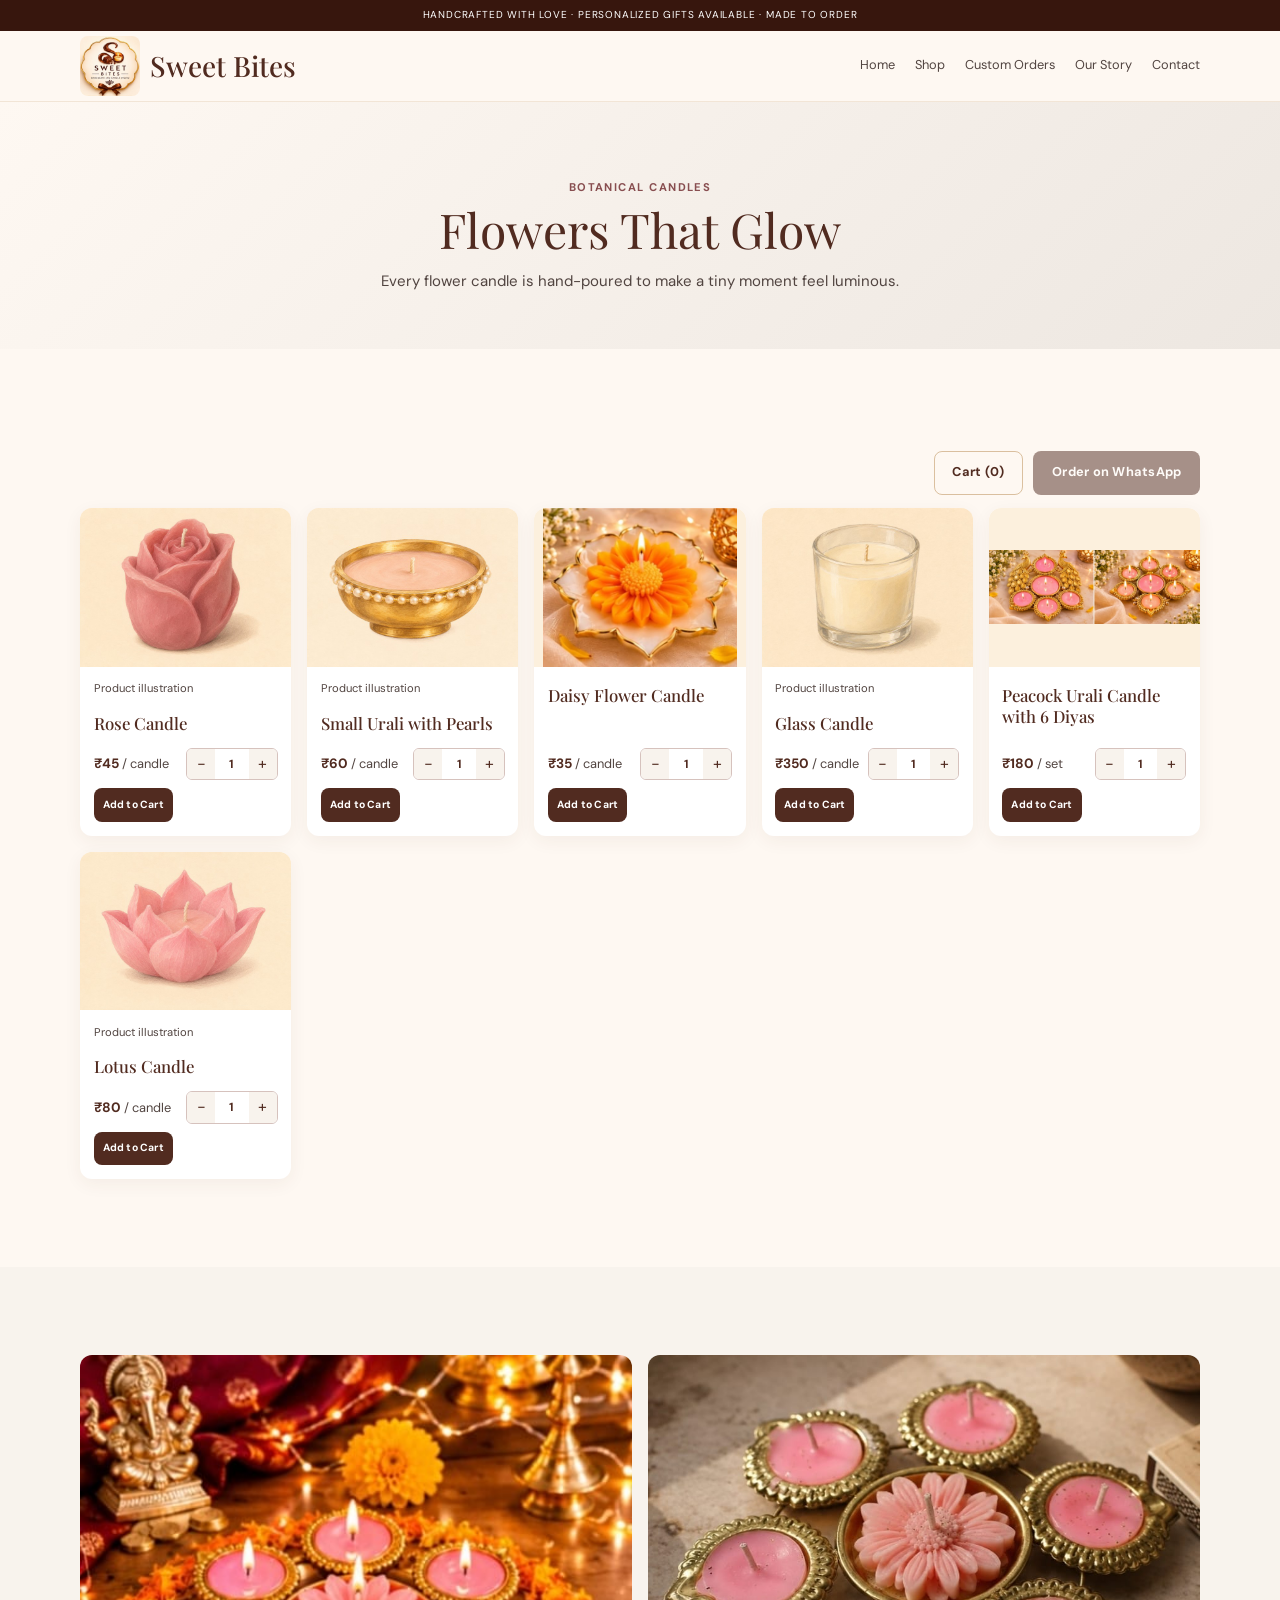
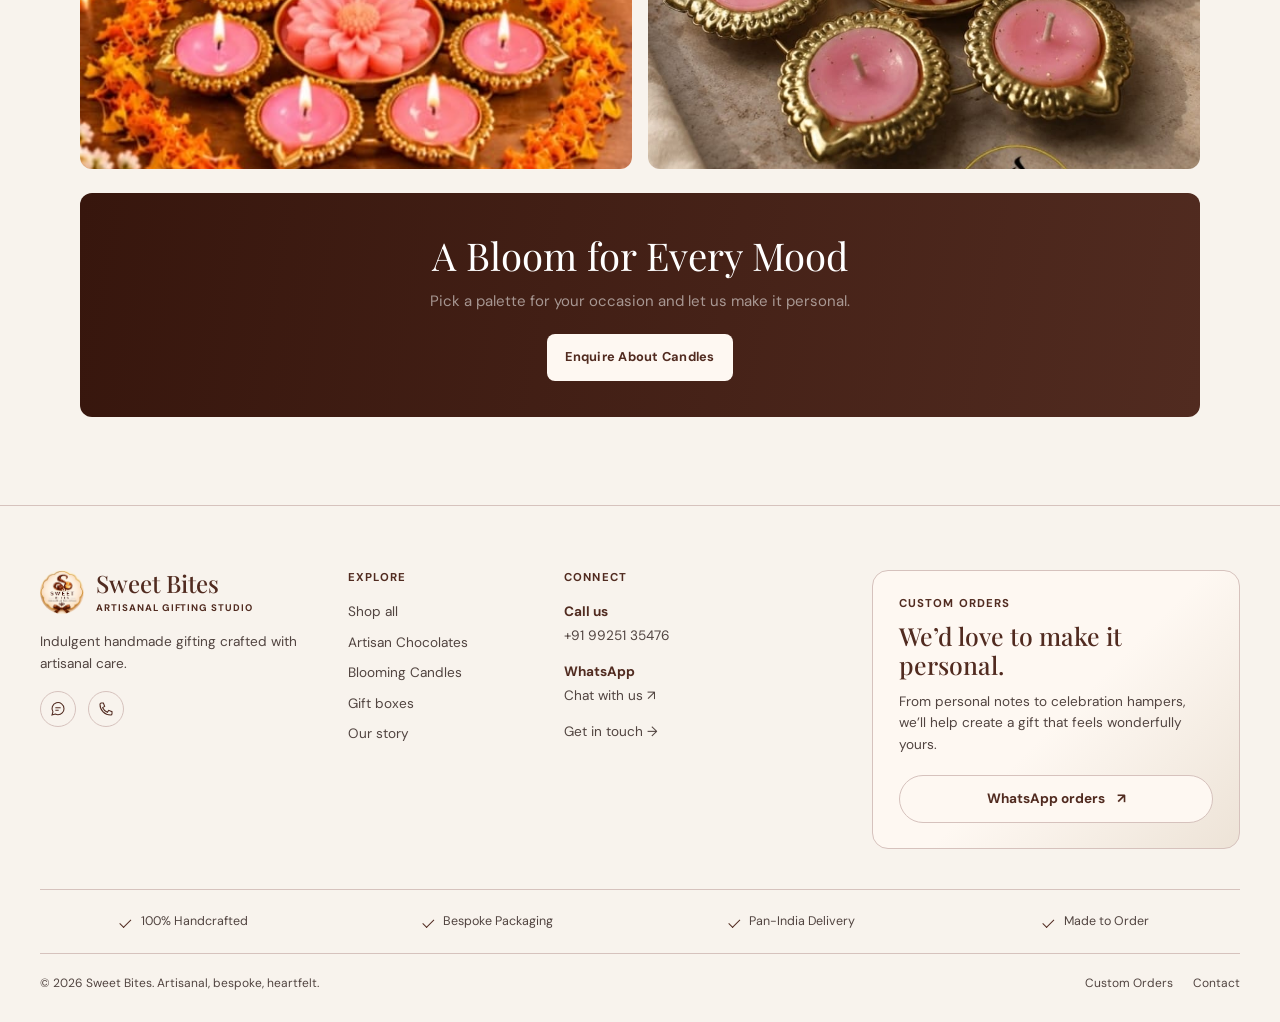
<file: public/candles.html>
<!doctype html>
<html lang="en">
  <head>
    <meta charset="utf-8" />
    <meta name="viewport" content="width=device-width,initial-scale=1" />
    <meta
      name="description"
      content="Hand-poured flower candles by Sweet Bites."
    />
    <title>Candles | Sweet Bites</title>
    <link rel="stylesheet" href="css/global.css" />
    <link rel="stylesheet" href="css/cart.css" />
    <link rel="stylesheet" href="css/candles.css" />
  </head>
  <body>
    <a class="skip" href="#main">Skip to content</a>
    <div class="topbar">
      Handcrafted with love · Personalized gifts available · Made to order
    </div>
    <header class="site-header">
      <nav class="nav" aria-label="Main navigation">
        <a class="brand" href="index.html" aria-label="Sweet Bites home">
          <img src="assets/images/sweet-bites-logo.jpg" width="60" height="60" alt="" />
          Sweet Bites
        </a>
        <div class="nav-links">
          <a href="index.html">Home</a><a href="index.html#shop">Shop</a
          ><a href="custom-orders.html">Custom Orders</a><a href="our-story.html">Our Story</a
          ><a href="index.html#contact">Contact</a>
        </div>
        <details class="nav-mobile">
          <summary>Menu</summary>
          <div class="mobile-links">
            <a href="index.html">Home</a><a href="index.html#shop">Shop</a
            ><a href="custom-orders.html">Custom Orders</a><a href="our-story.html">Our Story</a
            ><a href="index.html#contact">Contact</a>
          </div>
        </details>
      </nav>
    </header>
    <main id="main">
      <section class="page-hero">
        <div class="wrap">
          <span class="eyebrow">Botanical candles</span>
          <h1 class="title">Flowers That Glow</h1>
          <p class="intro">
            Every flower candle is hand-poured to make a tiny moment feel
            luminous.
          </p>
        </div>
      </section>
      <section class="section">
        <div class="wrap">
          <div class="product-menu" data-product-menu="candles"></div>
        </div>
      </section>
      <section class="section section--soft">
        <div class="wrap">
          <div class="candle-gallery">
            <img src="assets/images/candles/diya-arrangement.jpg" alt="Lit pink diyas surrounding a flower candle and marigolds" loading="lazy" />
            <img src="assets/images/candles/flower-urali.jpg" alt="Pink flower candle with six diyas in gold-tone holders" loading="lazy" />
          </div>
          <div class="cta">
            <h2 class="title">A Bloom for Every Mood</h2>
            <p>Pick a palette for your occasion and let us make it personal.</p>
            <a class="btn" href="index.html#contact">Enquire About Candles</a>
          </div>
        </div>
      </section>
    </main>
    <footer class="site-footer" id="footer">
      <div class="wrap">
        <div class="footer-grid">
          <div>
            <a class="footer-brand" href="index.html">
              <img src="assets/images/sweet-bites-logo.jpg" width="44" height="44" alt="" />
              <span>Sweet Bites<small>Artisanal Gifting Studio</small></span>
            </a>
            <p class="footer-copy">Indulgent handmade gifting crafted with artisanal care.</p>
            <div class="footer-icons">
              <a href="https://wa.me/919925135476" aria-label="Chat on WhatsApp">
                <svg viewBox="0 0 24 24" aria-hidden="true"><path d="M21 11.5a9 9 0 0 1-9 9 10 10 0 0 1-4-.9L3 21l1.4-4.8A9 9 0 1 1 21 11.5Z"/><path d="M8 10h8m-8 4h5"/></svg>
              </a>
              <a href="tel:+919925135476" aria-label="Call Sweet Bites">
                <svg viewBox="0 0 24 24" aria-hidden="true"><path d="m8 3 2 5-3 2a14 14 0 0 0 7 7l2-3 5 2v3a2 2 0 0 1-2 2C10 21 3 14 3 5a2 2 0 0 1 2-2Z"/></svg>
              </a>
            </div>
          </div>
          <nav class="footer-links" aria-label="Footer navigation">
            <h2>Explore</h2>
            <a href="shop.html">Shop all</a>
            <a href="chocolates.html">Artisan Chocolates</a>
            <a href="candles.html">Blooming Candles</a>
            <a href="gift-boxes.html">Gift boxes</a>
            <a href="our-story.html">Our story</a>
          </nav>
          <div class="footer-links">
            <h2>Connect</h2>
            <a class="footer-detail" href="tel:+919925135476"><strong>Call us</strong> +91 99251 35476</a>
            <a class="footer-detail" href="https://wa.me/919925135476"><strong>WhatsApp</strong> Chat with us ↗</a>
            <a href="index.html#contact">Get in touch →</a>
          </div>
          <aside class="footer-enquiry" aria-label="Custom orders">
            <small>Custom Orders</small>
            <h2>We’d love to make it personal.</h2>
            <p>From personal notes to celebration hampers, we’ll help create a gift that feels wonderfully yours.</p>
            <a class="footer-order" href="https://wa.me/919925135476?text=Hi%20Sweet%20Bites%2C%20I%27d%20like%20to%20ask%20about%20a%20custom%20order.">WhatsApp orders <span aria-hidden="true">↗</span></a>
          </aside>
        </div>
        <ul class="footer-promises" aria-label="Studio services">
          <li>100% Handcrafted</li>
          <li>Bespoke Packaging</li>
          <li>Pan-India Delivery</li>
          <li>Made to Order</li>
        </ul>
        <div class="footer-bottom">
          <p>© 2026 Sweet Bites. Artisanal, bespoke, heartfelt.</p>
          <div><a href="custom-orders.html">Custom Orders</a><a href="index.html#contact">Contact</a></div>
        </div>
      </div>
    </footer>
    <script src="js/product-menu.js"></script>
    <script src="js/cart.js"></script>
    <script src="js/navigation.js"></script>
  </body>
</html>
</file>
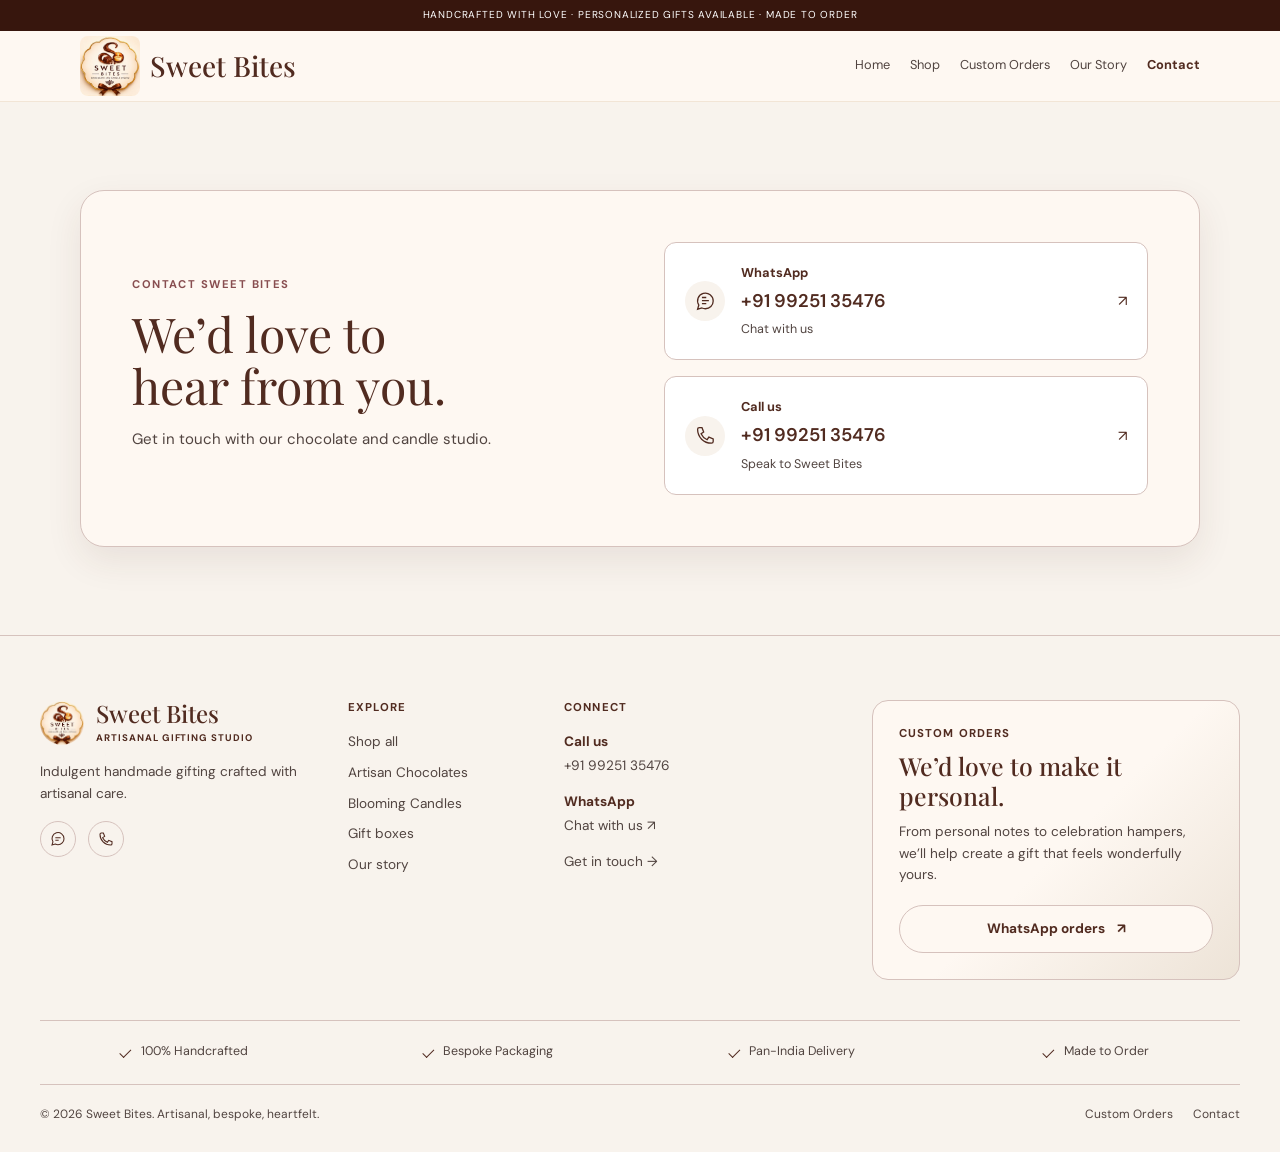
<file: public/contact.html>
<!doctype html>
<html lang="en">
  <head>
    <meta charset="utf-8" />
    <meta name="viewport" content="width=device-width,initial-scale=1" />
    <meta
      name="description"
      content="Contact Sweet Bites for personalised gifting enquiries."
    />
    <title>Contact | Sweet Bites</title>
    <link rel="stylesheet" href="css/global.css" />
    <link rel="stylesheet" href="css/contact.css" />
  </head>
  <body>
    <a class="skip" href="#main">Skip to content</a>
    <div class="topbar">
      Handcrafted with love · Personalized gifts available · Made to order
    </div>
    <header class="site-header">
      <nav class="nav" aria-label="Main navigation">
        <a class="brand" href="index.html" aria-label="Sweet Bites home">
          <img src="assets/images/sweet-bites-logo.jpg" width="60" height="60" alt="" />
          Sweet Bites
        </a>
        <div class="nav-links">
          <a href="index.html">Home</a><a href="index.html#shop">Shop</a
          ><a href="custom-orders.html">Custom Orders</a><a href="our-story.html">Our Story</a
          ><a aria-current="page" href="index.html#contact">Contact</a>
        </div>
        <details class="nav-mobile">
          <summary>Menu</summary>
          <div class="mobile-links">
            <a href="index.html">Home</a><a href="index.html#shop">Shop</a
            ><a href="custom-orders.html">Custom Orders</a><a href="our-story.html">Our Story</a
            ><a aria-current="page" href="index.html#contact">Contact</a>
          </div>
        </details>
      </nav>
    </header>
    <main id="main">
      <section class="section contact-section" id="contact" aria-label="Contact Sweet Bites">
        <div class="wrap contact-panel">
          <div class="contact-intro">
            <span class="eyebrow">Contact Sweet Bites</span>
            <h1 class="title">We’d love to hear from you.</h1>
            <p>Get in touch with our chocolate and candle studio.</p>
          </div>
          <address class="contact-methods">
            <a class="contact-method" href="https://wa.me/919925135476" target="_blank" rel="noopener noreferrer">
              <span class="contact-icon" aria-hidden="true">
                <svg viewBox="0 0 24 24" fill="none" stroke="currentColor" stroke-width="1.5"><path d="M21 11.5a9 9 0 0 1-9 9 10 10 0 0 1-4-.9L3 21l1.4-4.8A9 9 0 1 1 21 11.5Z"/><path d="M8 11h8M8 7.5h5M8 14.5h5"/></svg>
              </span>
              <span class="contact-method-copy"><strong>WhatsApp</strong><span>+91 99251 35476</span><small>Chat with us</small></span>
              <span class="contact-arrow" aria-hidden="true">↗</span>
            </a>
            <a class="contact-method" href="tel:+919925135476">
              <span class="contact-icon" aria-hidden="true">
                <svg viewBox="0 0 24 24" fill="none" stroke="currentColor" stroke-width="1.5"><path d="m8 3 2 5-3 2a14 14 0 0 0 7 7l2-3 5 2v3a2 2 0 0 1-2 2C10 21 3 14 3 5a2 2 0 0 1 2-2Z"/></svg>
              </span>
              <span class="contact-method-copy"><strong>Call us</strong><span>+91 99251 35476</span><small>Speak to Sweet Bites</small></span>
              <span class="contact-arrow" aria-hidden="true">↗</span>
            </a>
          </address>
        </div>
      </section>
    </main>
    <footer class="site-footer" id="footer">
      <div class="wrap">
        <div class="footer-grid">
          <div>
            <a class="footer-brand" href="index.html">
              <img src="assets/images/sweet-bites-logo.jpg" width="44" height="44" alt="" />
              <span>Sweet Bites<small>Artisanal Gifting Studio</small></span>
            </a>
            <p class="footer-copy">Indulgent handmade gifting crafted with artisanal care.</p>
            <div class="footer-icons">
              <a href="https://wa.me/919925135476" aria-label="Chat on WhatsApp">
                <svg viewBox="0 0 24 24" aria-hidden="true"><path d="M21 11.5a9 9 0 0 1-9 9 10 10 0 0 1-4-.9L3 21l1.4-4.8A9 9 0 1 1 21 11.5Z"/><path d="M8 10h8m-8 4h5"/></svg>
              </a>
              <a href="tel:+919925135476" aria-label="Call Sweet Bites">
                <svg viewBox="0 0 24 24" aria-hidden="true"><path d="m8 3 2 5-3 2a14 14 0 0 0 7 7l2-3 5 2v3a2 2 0 0 1-2 2C10 21 3 14 3 5a2 2 0 0 1 2-2Z"/></svg>
              </a>
            </div>
          </div>
          <nav class="footer-links" aria-label="Footer navigation">
            <h2>Explore</h2>
            <a href="shop.html">Shop all</a>
            <a href="chocolates.html">Artisan Chocolates</a>
            <a href="candles.html">Blooming Candles</a>
            <a href="gift-boxes.html">Gift boxes</a>
            <a href="our-story.html">Our story</a>
          </nav>
          <div class="footer-links">
            <h2>Connect</h2>
            <a class="footer-detail" href="tel:+919925135476"><strong>Call us</strong> +91 99251 35476</a>
            <a class="footer-detail" href="https://wa.me/919925135476"><strong>WhatsApp</strong> Chat with us ↗</a>
            <a href="index.html#contact">Get in touch →</a>
          </div>
          <aside class="footer-enquiry" aria-label="Custom orders">
            <small>Custom Orders</small>
            <h2>We’d love to make it personal.</h2>
            <p>From personal notes to celebration hampers, we’ll help create a gift that feels wonderfully yours.</p>
            <a class="footer-order" href="https://wa.me/919925135476?text=Hi%20Sweet%20Bites%2C%20I%27d%20like%20to%20ask%20about%20a%20custom%20order.">WhatsApp orders <span aria-hidden="true">↗</span></a>
          </aside>
        </div>
        <ul class="footer-promises" aria-label="Studio services">
          <li>100% Handcrafted</li>
          <li>Bespoke Packaging</li>
          <li>Pan-India Delivery</li>
          <li>Made to Order</li>
        </ul>
        <div class="footer-bottom">
          <p>© 2026 Sweet Bites. Artisanal, bespoke, heartfelt.</p>
          <div><a href="custom-orders.html">Custom Orders</a><a href="index.html#contact">Contact</a></div>
        </div>
      </div>
    </footer>
    <script src="js/navigation.js"></script>
  </body>
</html>
</file>
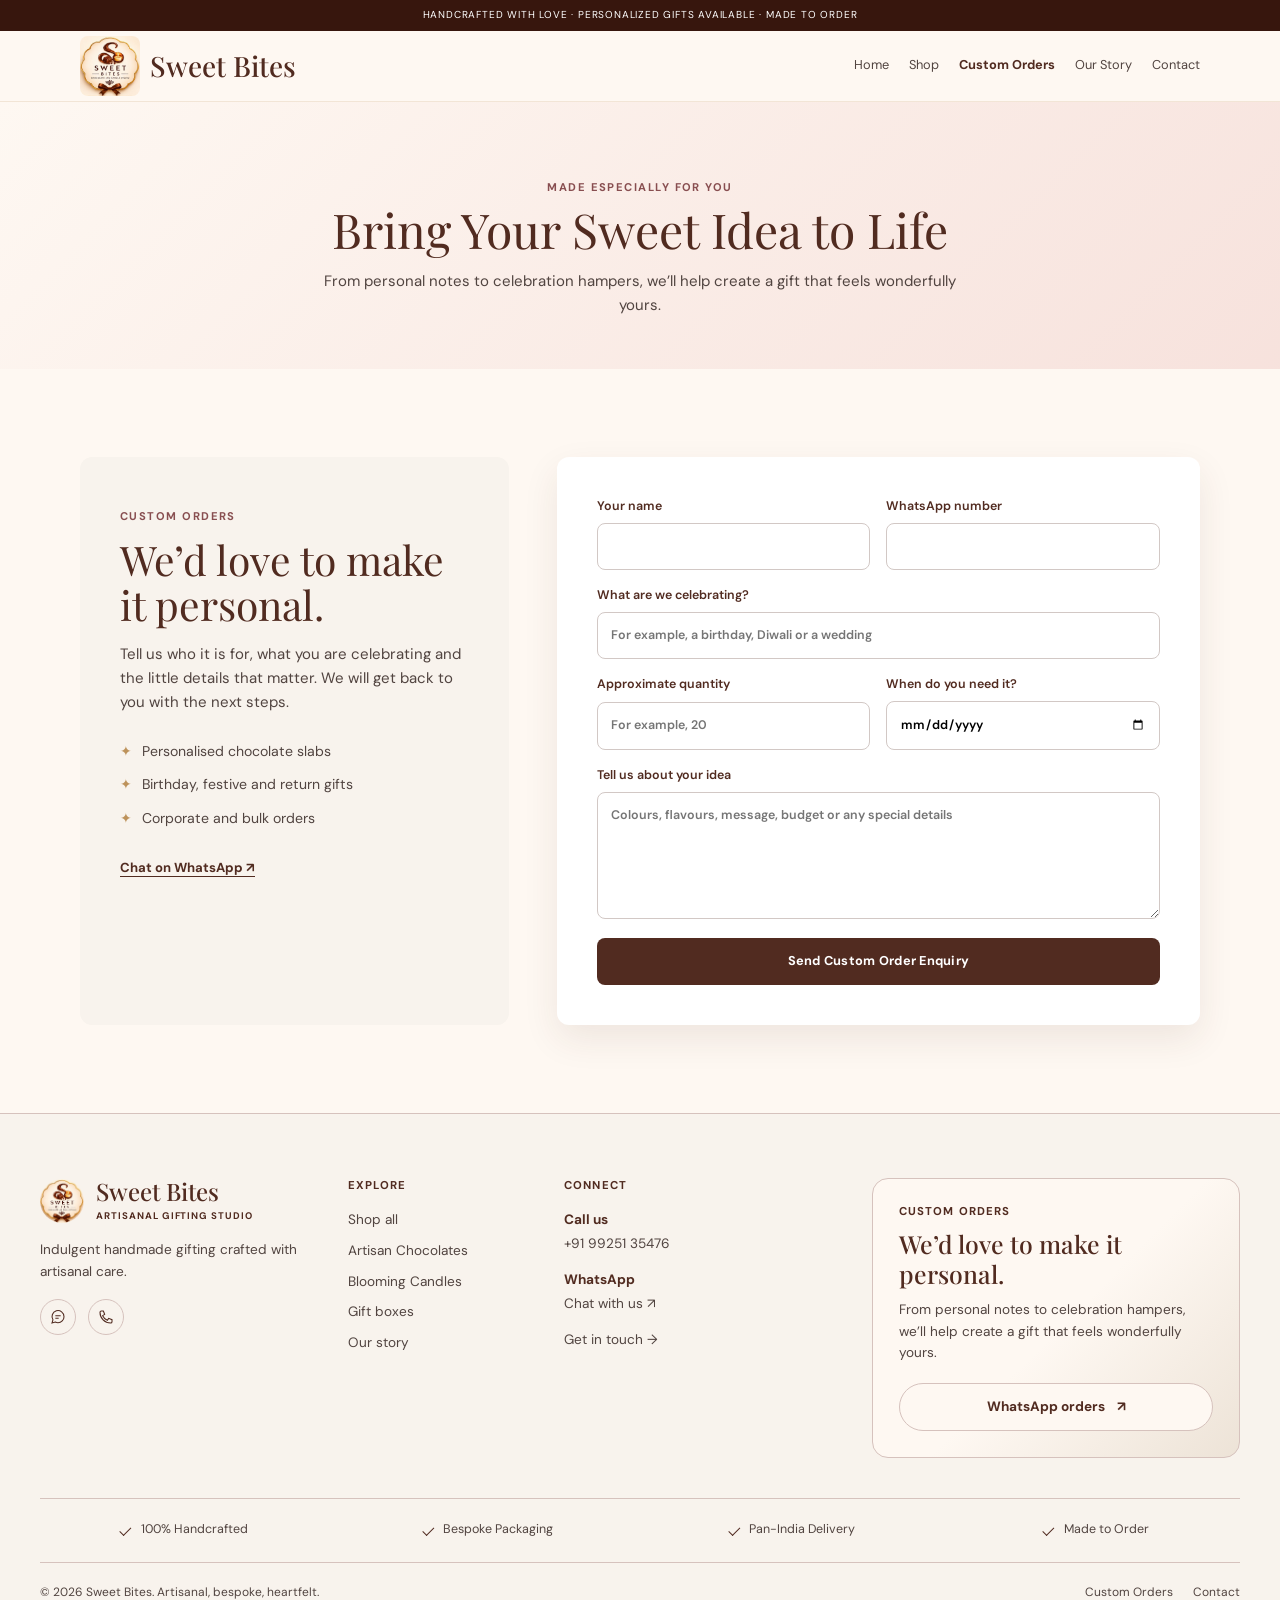
<file: public/custom-orders.html>
<!doctype html>
<html lang="en">
  <head>
    <meta charset="utf-8" />
    <meta name="viewport" content="width=device-width,initial-scale=1" />
    <meta
      name="description"
      content="Request a personalised Sweet Bites chocolate or gifting order."
    />
    <title>Custom Orders | Sweet Bites</title>
    <link rel="stylesheet" href="css/global.css" />
    <link rel="stylesheet" href="css/custom-orders.css" />
  </head>
  <body>
    <a class="skip" href="#main">Skip to content</a>
    <div class="topbar">Handcrafted with love · Personalized gifts available · Made to order</div>
    <header class="site-header">
      <nav class="nav" aria-label="Main navigation">
        <a class="brand" href="index.html" aria-label="Sweet Bites home">
          <img src="assets/images/sweet-bites-logo.jpg" width="60" height="60" alt="" />
          Sweet Bites
        </a>
        <div class="nav-links">
          <a href="index.html">Home</a>
          <a href="index.html#shop">Shop</a>
          <a aria-current="page" href="custom-orders.html">Custom Orders</a>
          <a href="our-story.html">Our Story</a>
          <a href="index.html#contact">Contact</a>
        </div>
        <details class="nav-mobile">
          <summary>Menu</summary>
          <div class="mobile-links">
            <a href="index.html">Home</a>
            <a href="index.html#shop">Shop</a>
            <a aria-current="page" href="custom-orders.html">Custom Orders</a>
            <a href="our-story.html">Our Story</a>
            <a href="index.html#contact">Contact</a>
          </div>
        </details>
      </nav>
    </header>
    <main id="main">
      <section class="custom-hero">
        <div class="wrap">
          <span class="eyebrow">Made especially for you</span>
          <h1 class="title">Bring Your Sweet Idea to Life</h1>
          <p class="intro">From personal notes to celebration hampers, we’ll help create a gift that feels wonderfully yours.</p>
        </div>
      </section>
      <section class="section custom-order-section">
        <div class="wrap custom-order-grid">
          <aside class="custom-order-aside">
            <p class="eyebrow">Custom orders</p>
            <h2>We’d love to make it personal.</h2>
            <p>Tell us who it is for, what you are celebrating and the little details that matter. We will get back to you with the next steps.</p>
            <ul class="custom-order-list">
              <li>Personalised chocolate slabs</li>
              <li>Birthday, festive and return gifts</li>
              <li>Corporate and bulk orders</li>
            </ul>
            <a class="custom-whatsapp" href="https://wa.me/919925135476" target="_blank" rel="noopener noreferrer">Chat on WhatsApp ↗</a>
          </aside>
          <form class="custom-order-form" action="#" method="post" aria-label="Custom order enquiry form">
            <div class="custom-form-row">
              <div class="field">
                <label for="custom-name">Your name</label>
                <input id="custom-name" name="name" autocomplete="name" required />
              </div>
              <div class="field">
                <label for="custom-phone">WhatsApp number</label>
                <input id="custom-phone" name="phone" type="tel" autocomplete="tel" required />
              </div>
            </div>
            <div class="field">
              <label for="custom-occasion">What are we celebrating?</label>
              <input id="custom-occasion" name="occasion" placeholder="For example, a birthday, Diwali or a wedding" required />
            </div>
            <div class="custom-form-row">
              <div class="field">
                <label for="custom-quantity">Approximate quantity</label>
                <input id="custom-quantity" name="quantity" type="number" min="1" placeholder="For example, 20" />
              </div>
              <div class="field">
                <label for="custom-date">When do you need it?</label>
                <input id="custom-date" name="date" type="date" />
              </div>
            </div>
            <div class="field">
              <label for="custom-notes">Tell us about your idea</label>
              <textarea id="custom-notes" name="notes" rows="5" placeholder="Colours, flavours, message, budget or any special details"></textarea>
            </div>
            <button class="btn custom-submit" type="submit">Send Custom Order Enquiry</button>
          </form>
        </div>
      </section>
    </main>
    <footer class="site-footer" id="footer">
      <div class="wrap">
        <div class="footer-grid">
          <div>
            <a class="footer-brand" href="index.html">
              <img src="assets/images/sweet-bites-logo.jpg" width="44" height="44" alt="" />
              <span>Sweet Bites<small>Artisanal Gifting Studio</small></span>
            </a>
            <p class="footer-copy">Indulgent handmade gifting crafted with artisanal care.</p>
            <div class="footer-icons">
              <a href="https://wa.me/919925135476" aria-label="Chat on WhatsApp">
                <svg viewBox="0 0 24 24" aria-hidden="true"><path d="M21 11.5a9 9 0 0 1-9 9 10 10 0 0 1-4-.9L3 21l1.4-4.8A9 9 0 1 1 21 11.5Z"/><path d="M8 10h8m-8 4h5"/></svg>
              </a>
              <a href="tel:+919925135476" aria-label="Call Sweet Bites">
                <svg viewBox="0 0 24 24" aria-hidden="true"><path d="m8 3 2 5-3 2a14 14 0 0 0 7 7l2-3 5 2v3a2 2 0 0 1-2 2C10 21 3 14 3 5a2 2 0 0 1 2-2Z"/></svg>
              </a>
            </div>
          </div>
          <nav class="footer-links" aria-label="Footer navigation">
            <h2>Explore</h2>
            <a href="shop.html">Shop all</a>
            <a href="chocolates.html">Artisan Chocolates</a>
            <a href="candles.html">Blooming Candles</a>
            <a href="gift-boxes.html">Gift boxes</a>
            <a href="our-story.html">Our story</a>
          </nav>
          <div class="footer-links">
            <h2>Connect</h2>
            <a class="footer-detail" href="tel:+919925135476"><strong>Call us</strong> +91 99251 35476</a>
            <a class="footer-detail" href="https://wa.me/919925135476"><strong>WhatsApp</strong> Chat with us ↗</a>
            <a href="index.html#contact">Get in touch →</a>
          </div>
          <aside class="footer-enquiry" aria-label="Custom orders">
            <small>Custom Orders</small>
            <h2>We’d love to make it personal.</h2>
            <p>From personal notes to celebration hampers, we’ll help create a gift that feels wonderfully yours.</p>
            <a class="footer-order" href="https://wa.me/919925135476?text=Hi%20Sweet%20Bites%2C%20I%27d%20like%20to%20ask%20about%20a%20custom%20order.">WhatsApp orders <span aria-hidden="true">↗</span></a>
          </aside>
        </div>
        <ul class="footer-promises" aria-label="Studio services">
          <li>100% Handcrafted</li>
          <li>Bespoke Packaging</li>
          <li>Pan-India Delivery</li>
          <li>Made to Order</li>
        </ul>
        <div class="footer-bottom">
          <p>© 2026 Sweet Bites. Artisanal, bespoke, heartfelt.</p>
          <div><a href="custom-orders.html">Custom Orders</a><a href="index.html#contact">Contact</a></div>
        </div>
      </div>
    </footer>
    <script src="js/navigation.js"></script>
  </body>
</html>
</file>
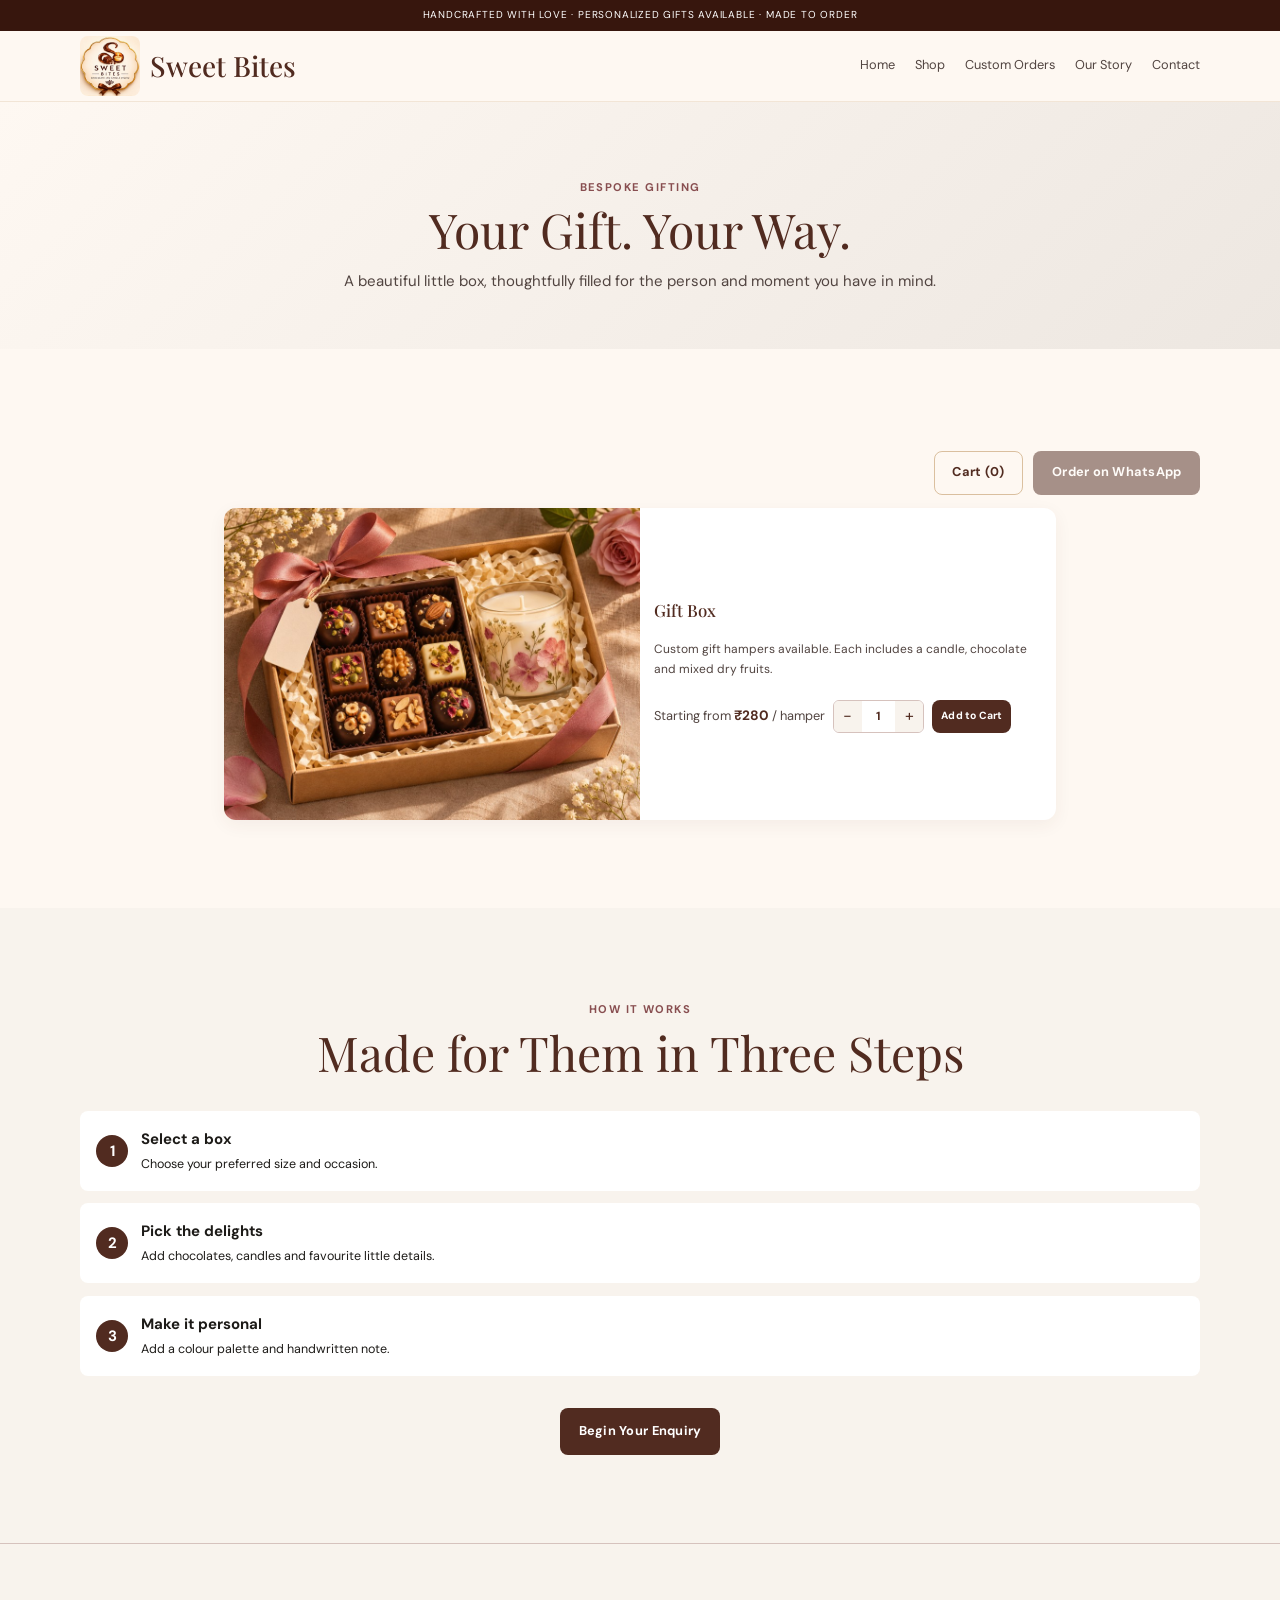
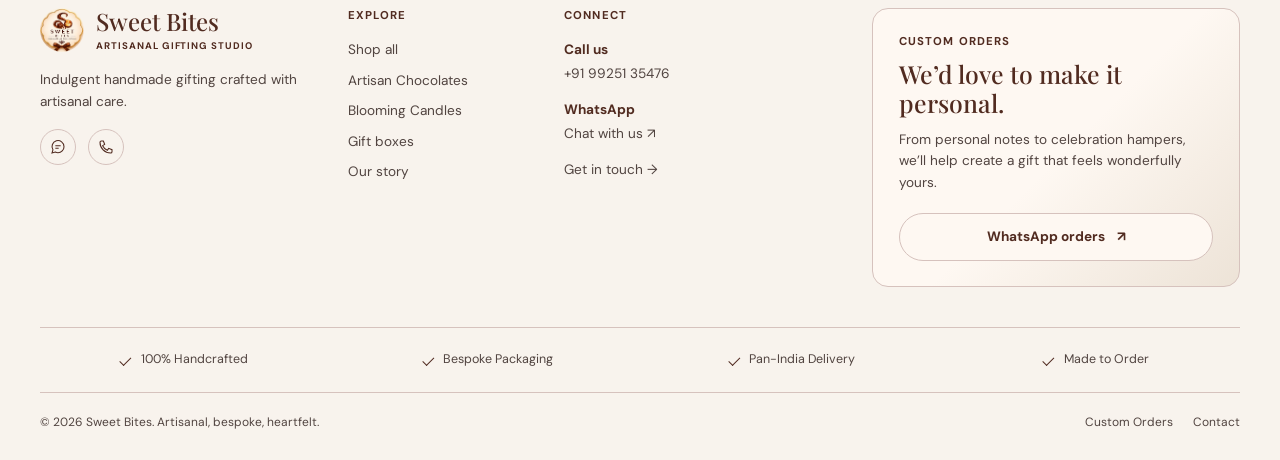
<file: public/gift-boxes.html>
<!doctype html>
<html lang="en">
  <head>
    <meta charset="utf-8" />
    <meta name="viewport" content="width=device-width,initial-scale=1" />
    <meta
      name="description"
      content="Curated and bespoke gift boxes by Sweet Bites."
    />
    <title>Gift Boxes | Sweet Bites</title>
    <link rel="stylesheet" href="css/global.css" />
    <link rel="stylesheet" href="css/cart.css" />
    <link rel="stylesheet" href="css/gift-boxes.css" />
  </head>
  <body>
    <a class="skip" href="#main">Skip to content</a>
    <div class="topbar">
      Handcrafted with love · Personalized gifts available · Made to order
    </div>
    <header class="site-header">
      <nav class="nav" aria-label="Main navigation">
        <a class="brand" href="index.html" aria-label="Sweet Bites home">
          <img src="assets/images/sweet-bites-logo.jpg" width="60" height="60" alt="" />
          Sweet Bites
        </a>
        <div class="nav-links">
          <a href="index.html">Home</a><a href="index.html#shop">Shop</a
          ><a href="custom-orders.html">Custom Orders</a><a href="our-story.html">Our Story</a
          ><a href="index.html#contact">Contact</a>
        </div>
        <details class="nav-mobile">
          <summary>Menu</summary>
          <div class="mobile-links">
            <a href="index.html">Home</a><a href="index.html#shop">Shop</a
            ><a href="custom-orders.html">Custom Orders</a><a href="our-story.html">Our Story</a
            ><a href="index.html#contact">Contact</a>
          </div>
        </details>
      </nav>
    </header>
    <main id="main">
      <section class="page-hero">
        <div class="wrap">
          <span class="eyebrow">Bespoke gifting</span>
          <h1 class="title">Your Gift. Your Way.</h1>
          <p class="intro">
            A beautiful little box, thoughtfully filled for the person and
            moment you have in mind.
          </p>
        </div>
      </section>
      <section class="section">
        <div class="wrap">
          <div class="product-menu" data-product-menu="hampers"></div>
        </div>
      </section>
      <section class="section section--soft">
        <div class="wrap">
          <div class="section-head">
            <span class="eyebrow">How it works</span>
            <h2 class="title">Made for Them in Three Steps</h2>
          </div>
          <div class="steps">
            <div class="step">
              <div>
                <strong>Select a box</strong><br /><small
                  >Choose your preferred size and occasion.</small
                >
              </div>
            </div>
            <div class="step">
              <div>
                <strong>Pick the delights</strong><br /><small
                  >Add chocolates, candles and favourite little details.</small
                >
              </div>
            </div>
            <div class="step">
              <div>
                <strong>Make it personal</strong><br /><small
                  >Add a colour palette and handwritten note.</small
                >
              </div>
            </div>
          </div>
          <p style="text-align: center; margin: 2rem 0 0">
            <a class="btn" href="index.html#contact">Begin Your Enquiry</a>
          </p>
        </div>
      </section>
    </main>
    <footer class="site-footer" id="footer">
      <div class="wrap">
        <div class="footer-grid">
          <div>
            <a class="footer-brand" href="index.html">
              <img src="assets/images/sweet-bites-logo.jpg" width="44" height="44" alt="" />
              <span>Sweet Bites<small>Artisanal Gifting Studio</small></span>
            </a>
            <p class="footer-copy">Indulgent handmade gifting crafted with artisanal care.</p>
            <div class="footer-icons">
              <a href="https://wa.me/919925135476" aria-label="Chat on WhatsApp">
                <svg viewBox="0 0 24 24" aria-hidden="true"><path d="M21 11.5a9 9 0 0 1-9 9 10 10 0 0 1-4-.9L3 21l1.4-4.8A9 9 0 1 1 21 11.5Z"/><path d="M8 10h8m-8 4h5"/></svg>
              </a>
              <a href="tel:+919925135476" aria-label="Call Sweet Bites">
                <svg viewBox="0 0 24 24" aria-hidden="true"><path d="m8 3 2 5-3 2a14 14 0 0 0 7 7l2-3 5 2v3a2 2 0 0 1-2 2C10 21 3 14 3 5a2 2 0 0 1 2-2Z"/></svg>
              </a>
            </div>
          </div>
          <nav class="footer-links" aria-label="Footer navigation">
            <h2>Explore</h2>
            <a href="shop.html">Shop all</a>
            <a href="chocolates.html">Artisan Chocolates</a>
            <a href="candles.html">Blooming Candles</a>
            <a href="gift-boxes.html">Gift boxes</a>
            <a href="our-story.html">Our story</a>
          </nav>
          <div class="footer-links">
            <h2>Connect</h2>
            <a class="footer-detail" href="tel:+919925135476"><strong>Call us</strong> +91 99251 35476</a>
            <a class="footer-detail" href="https://wa.me/919925135476"><strong>WhatsApp</strong> Chat with us ↗</a>
            <a href="index.html#contact">Get in touch →</a>
          </div>
          <aside class="footer-enquiry" aria-label="Custom orders">
            <small>Custom Orders</small>
            <h2>We’d love to make it personal.</h2>
            <p>From personal notes to celebration hampers, we’ll help create a gift that feels wonderfully yours.</p>
            <a class="footer-order" href="https://wa.me/919925135476?text=Hi%20Sweet%20Bites%2C%20I%27d%20like%20to%20ask%20about%20a%20custom%20order.">WhatsApp orders <span aria-hidden="true">↗</span></a>
          </aside>
        </div>
        <ul class="footer-promises" aria-label="Studio services">
          <li>100% Handcrafted</li>
          <li>Bespoke Packaging</li>
          <li>Pan-India Delivery</li>
          <li>Made to Order</li>
        </ul>
        <div class="footer-bottom">
          <p>© 2026 Sweet Bites. Artisanal, bespoke, heartfelt.</p>
          <div><a href="custom-orders.html">Custom Orders</a><a href="index.html#contact">Contact</a></div>
        </div>
      </div>
    </footer>
    <script src="js/product-menu.js"></script>
    <script src="js/cart.js"></script>
    <script src="js/navigation.js"></script>
  </body>
</html>
</file>
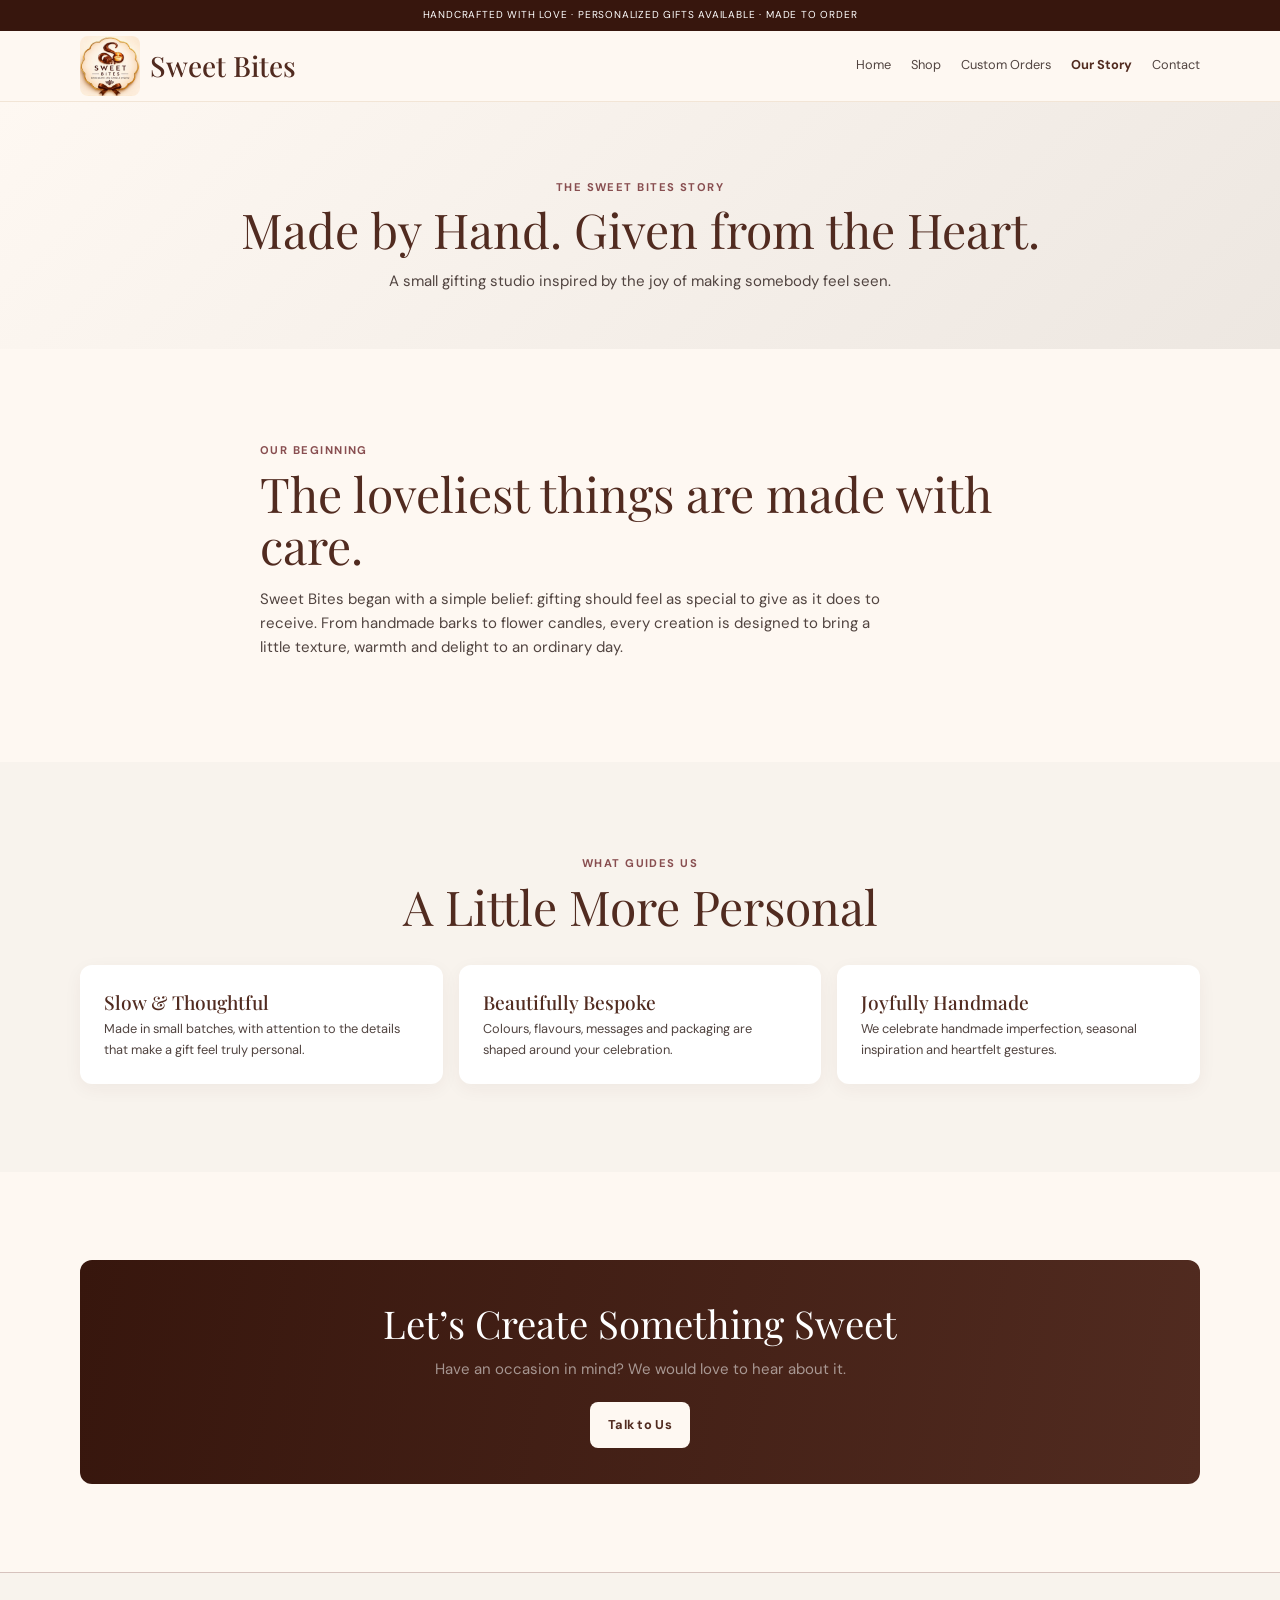
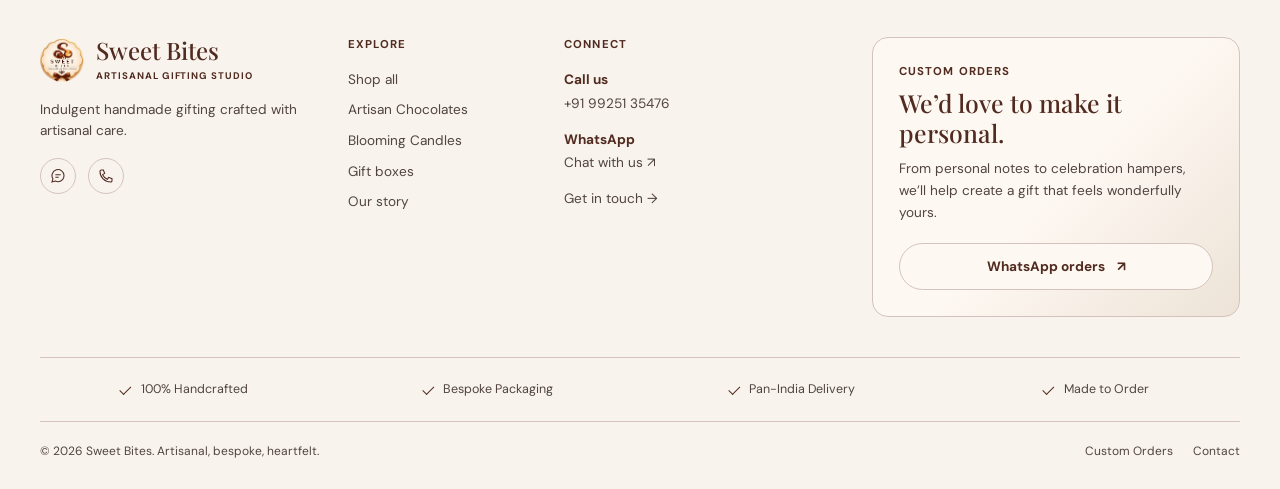
<file: public/our-story.html>
<!doctype html>
<html lang="en">
  <head>
    <meta charset="utf-8" />
    <meta name="viewport" content="width=device-width,initial-scale=1" />
    <meta
      name="description"
      content="Learn the Sweet Bites handmade gifting story."
    />
    <title>Our Story | Sweet Bites</title>
    <link rel="stylesheet" href="css/global.css" />
    <link rel="stylesheet" href="css/story.css" />
  </head>
  <body>
    <a class="skip" href="#main">Skip to content</a>
    <div class="topbar">
      Handcrafted with love · Personalized gifts available · Made to order
    </div>
    <header class="site-header">
      <nav class="nav" aria-label="Main navigation">
        <a class="brand" href="index.html" aria-label="Sweet Bites home">
          <img src="assets/images/sweet-bites-logo.jpg" width="60" height="60" alt="" />
          Sweet Bites
        </a>
        <div class="nav-links">
          <a href="index.html">Home</a><a href="index.html#shop">Shop</a
          ><a href="custom-orders.html">Custom Orders</a><a aria-current="page" href="our-story.html">Our Story</a
          ><a href="index.html#contact">Contact</a>
        </div>
        <details class="nav-mobile">
          <summary>Menu</summary>
          <div class="mobile-links">
            <a href="index.html">Home</a><a href="index.html#shop">Shop</a
            ><a href="custom-orders.html">Custom Orders</a><a aria-current="page" href="our-story.html">Our Story</a
            ><a href="index.html#contact">Contact</a>
          </div>
        </details>
      </nav>
    </header>
    <main id="main">
      <section class="page-hero">
        <div class="wrap">
          <span class="eyebrow">The Sweet Bites story</span>
          <h1 class="title">Made by Hand. Given from the Heart.</h1>
          <p class="intro">
            A small gifting studio inspired by the joy of making somebody feel
            seen.
          </p>
        </div>
      </section>
      <section class="section">
        <div class="wrap" style="max-width: 760px">
          <span class="eyebrow">Our beginning</span>
          <h2 class="title">The loveliest things are made with care.</h2>
          <p class="intro">
            Sweet Bites began with a simple belief: gifting should feel as
            special to give as it does to receive. From handmade barks to flower
            candles, every creation is designed to bring a little texture,
            warmth and delight to an ordinary day.
          </p>
        </div>
      </section>
      <section class="section section--soft">
        <div class="wrap">
          <div class="section-head">
            <span class="eyebrow">What guides us</span>
            <h2 class="title">A Little More Personal</h2>
          </div>
          <div class="values">
            <article class="value">
              <h3>Slow & Thoughtful</h3>
              <p>
                Made in small batches, with attention to the details that make a
                gift feel truly personal.
              </p>
            </article>
            <article class="value">
              <h3>Beautifully Bespoke</h3>
              <p>
                Colours, flavours, messages and packaging are shaped around your
                celebration.
              </p>
            </article>
            <article class="value">
              <h3>Joyfully Handmade</h3>
              <p>
                We celebrate handmade imperfection, seasonal inspiration and
                heartfelt gestures.
              </p>
            </article>
          </div>
        </div>
      </section>
      <section class="section">
        <div class="wrap">
          <div class="cta">
            <h2 class="title">Let’s Create Something Sweet</h2>
            <p>Have an occasion in mind? We would love to hear about it.</p>
            <a class="btn" href="index.html#contact">Talk to Us</a>
          </div>
        </div>
      </section>
    </main>
    <footer class="site-footer" id="footer">
      <div class="wrap">
        <div class="footer-grid">
          <div>
            <a class="footer-brand" href="index.html">
              <img src="assets/images/sweet-bites-logo.jpg" width="44" height="44" alt="" />
              <span>Sweet Bites<small>Artisanal Gifting Studio</small></span>
            </a>
            <p class="footer-copy">Indulgent handmade gifting crafted with artisanal care.</p>
            <div class="footer-icons">
              <a href="https://wa.me/919925135476" aria-label="Chat on WhatsApp">
                <svg viewBox="0 0 24 24" aria-hidden="true"><path d="M21 11.5a9 9 0 0 1-9 9 10 10 0 0 1-4-.9L3 21l1.4-4.8A9 9 0 1 1 21 11.5Z"/><path d="M8 10h8m-8 4h5"/></svg>
              </a>
              <a href="tel:+919925135476" aria-label="Call Sweet Bites">
                <svg viewBox="0 0 24 24" aria-hidden="true"><path d="m8 3 2 5-3 2a14 14 0 0 0 7 7l2-3 5 2v3a2 2 0 0 1-2 2C10 21 3 14 3 5a2 2 0 0 1 2-2Z"/></svg>
              </a>
            </div>
          </div>
          <nav class="footer-links" aria-label="Footer navigation">
            <h2>Explore</h2>
            <a href="shop.html">Shop all</a>
            <a href="chocolates.html">Artisan Chocolates</a>
            <a href="candles.html">Blooming Candles</a>
            <a href="gift-boxes.html">Gift boxes</a>
            <a href="our-story.html">Our story</a>
          </nav>
          <div class="footer-links">
            <h2>Connect</h2>
            <a class="footer-detail" href="tel:+919925135476"><strong>Call us</strong> +91 99251 35476</a>
            <a class="footer-detail" href="https://wa.me/919925135476"><strong>WhatsApp</strong> Chat with us ↗</a>
            <a href="index.html#contact">Get in touch →</a>
          </div>
          <aside class="footer-enquiry" aria-label="Custom orders">
            <small>Custom Orders</small>
            <h2>We’d love to make it personal.</h2>
            <p>From personal notes to celebration hampers, we’ll help create a gift that feels wonderfully yours.</p>
            <a class="footer-order" href="https://wa.me/919925135476?text=Hi%20Sweet%20Bites%2C%20I%27d%20like%20to%20ask%20about%20a%20custom%20order.">WhatsApp orders <span aria-hidden="true">↗</span></a>
          </aside>
        </div>
        <ul class="footer-promises" aria-label="Studio services">
          <li>100% Handcrafted</li>
          <li>Bespoke Packaging</li>
          <li>Pan-India Delivery</li>
          <li>Made to Order</li>
        </ul>
        <div class="footer-bottom">
          <p>© 2026 Sweet Bites. Artisanal, bespoke, heartfelt.</p>
          <div><a href="custom-orders.html">Custom Orders</a><a href="index.html#contact">Contact</a></div>
        </div>
      </div>
    </footer>
    <script src="js/navigation.js"></script>
  </body>
</html>
</file>
<file: public/css/global.css>
@import url('https://fonts.googleapis.com/css2?family=DM+Sans:wght@400;500;600;700&family=Playfair+Display:ital,wght@0,400;0,500;0,600;1,400&family=Poiret+One&display=swap');
:root{--ivory:#fef8f2;--cream:#f8f3ed;--beige:#ede7e1;--blush:#f4d9d4;--cocoa:#512b20;--ink:#1d1b18;--muted:#514440;--rose:#884e50;--gold:#bd925b;--line:#d6c2bd;--shadow:0 14px 36px rgba(81,43,32,.09);--r:12px;--wrap:min(1120px,calc(100% - 2.5rem))}*{box-sizing:border-box}html{scroll-behavior:smooth}body{margin:0;background:var(--ivory);color:var(--ink);font:400 15px/1.6 'DM Sans',sans-serif;overflow-x:hidden}img{display:block;width:100%;max-width:100%;height:auto}a{color:inherit;text-decoration:none}button,input,textarea{font:inherit}button{cursor:pointer}.skip{position:absolute;left:-999px}.skip:focus{left:1rem;top:1rem;z-index:99;background:white;padding:.75rem}.wrap{width:var(--wrap);margin:auto}.eyebrow{color:var(--rose);font-size:.7rem;font-weight:700;letter-spacing:.13em;text-transform:uppercase}.title{font:400 clamp(2rem,5vw,3rem)/1.1 'Playfair Display',serif;color:var(--cocoa);margin:.35rem 0 .8rem}.intro{color:var(--muted);max-width:40rem}.section{padding:4.5rem 0}.section--soft{background:var(--cream)}.section-head{text-align:center;max-width:42rem;margin:0 auto 2rem}.btn{display:inline-flex;align-items:center;justify-content:center;min-height:2.9rem;padding:.65rem 1.1rem;border-radius:8px;border:1px solid transparent;background:var(--cocoa);color:white;font-size:.8rem;font-weight:700;letter-spacing:.02em;transition:.2s}.btn:hover{background:var(--rose);transform:translateY(-1px)}.btn--light{background:transparent;color:var(--cocoa);border-color:color-mix(in srgb,var(--gold) 55%,transparent)}.btn--light:hover{background:var(--blush);color:var(--cocoa)}.topbar{background:#37160d;color:#fff;text-align:center;text-transform:uppercase;font-size:.63rem;letter-spacing:.08em;padding:.45rem}.site-header{position:sticky;top:0;z-index:10;background:rgb(254 248 242/.94);backdrop-filter:blur(12px);border-bottom:1px solid rgb(189 146 91/.18)}.nav{width:var(--wrap);min-height:4.4rem;margin:auto;display:flex;align-items:center;justify-content:space-between;gap:1rem}.brand{font:500 clamp(1.35rem,4vw,1.75rem)/1 'Playfair Display',serif;color:var(--cocoa);white-space:nowrap}.nav-links{display:none;align-items:center;gap:1.25rem;font-size:.8rem;color:var(--muted)}.nav-links a[aria-current=page],.nav-links a:hover{color:var(--cocoa);font-weight:700}.nav-mobile{position:relative}.nav-mobile summary{list-style:none;width:2.75rem;height:2.75rem;display:grid;place-items:center;border:1px solid var(--line);border-radius:50%;font-size:0}.nav-mobile summary:after{content:'☰';font-size:1.25rem;color:var(--cocoa)}.nav-mobile[open] summary:after{content:'×';font-size:1.7rem}.nav-mobile summary::-webkit-details-marker{display:none}.mobile-links{position:absolute;right:0;top:3.25rem;width:min(18rem,calc(100vw - 2.5rem));padding:1rem;background:white;border:1px solid var(--line);border-radius:var(--r);box-shadow:var(--shadow);display:grid;gap:.3rem}.mobile-links a{padding:.55rem .7rem;border-radius:6px}.mobile-links a:hover,.mobile-links a[aria-current=page]{background:var(--blush);color:var(--cocoa)}.page-hero{padding:4.5rem 0 3.5rem;background:linear-gradient(135deg,var(--ivory),var(--beige));text-align:center}.page-hero .intro{margin:auto}.card{background:white;border-radius:var(--r);box-shadow:0 5px 18px rgba(81,43,32,.06)}.product-grid{display:grid;grid-template-columns:repeat(2,minmax(0,1fr));gap:1rem}.product{overflow:hidden}.product img{aspect-ratio:1;object-fit:cover}.product-body{padding:.85rem}.tag{color:var(--rose);font-size:.63rem;text-transform:uppercase;font-weight:700;letter-spacing:.1em}.product h3{font:500 1.05rem/1.25 'Playfair Display',serif;color:var(--cocoa);margin:.3rem 0}.product p{font-size:.75rem;color:var(--muted);margin:.3rem 0 .7rem}.price{color:var(--cocoa);font-weight:700;font-size:.85rem}.card-action{display:flex;justify-content:space-between;align-items:center;gap:.5rem}.card-action .btn{min-height:2.1rem;padding:.35rem .5rem;font-size:.65rem}.quote{padding:1.4rem}.quote p{margin:0;color:var(--muted);font-style:italic}.quote strong{display:block;color:var(--cocoa);font-family:'Playfair Display',serif;margin-top:1rem}.cta{padding:2.25rem 1.2rem;background:linear-gradient(100deg,#37160d,var(--cocoa));border-radius:var(--r);color:#fff;text-align:center}.cta .title{color:#fff;font-size:clamp(1.7rem,4vw,2.4rem)}.cta p{max-width:35rem;margin:.5rem auto 1.3rem;color:#fff8}.cta .btn{background:var(--ivory);color:var(--cocoa)}.cta .btn:hover{background:var(--blush)}.contact-form{display:grid;gap:1rem}.field{display:grid;gap:.35rem;font-size:.82rem;font-weight:600;color:var(--cocoa)}.field input,.field textarea{width:100%;border:1px solid var(--line);border-radius:8px;background:white;padding:.7rem;resize:vertical}.field input:focus,.field textarea:focus{outline:2px solid rgb(136 78 80/.25);border-color:var(--rose)}
@media(min-width:600px){:root{--wrap:min(1120px,calc(100% - 4rem))}.product-grid{grid-template-columns:repeat(3,minmax(0,1fr));gap:1.25rem}.section{padding:5.5rem 0}}

.product-menu {
  grid-column: 1 / -1;
  display: grid;
  grid-template-columns: repeat(auto-fit, minmax(min(100%, 12rem), 1fr));
  gap: 1rem;
}
.product-menu .product { display: flex; flex-direction: column; }
.product-menu .product img {
  aspect-ratio: 4 / 3;
  object-fit: contain;
  background: #fcf0dd;
}
.product-menu .product-body { display: flex; flex: 1; flex-direction: column; gap: .6rem; }
.product-menu .card-action { margin-top: auto; }
.menu-price { font-size: .8rem; color: var(--muted); }
.product-menu small { font-size: .7rem; color: var(--muted); }
@media (min-width: 640px) {
  [data-product-menu="hampers"] .product {
    display: grid;
    grid-template-columns: 1fr 1fr;
    align-items: center;
    max-width: 52rem;
    justify-self: center;
  }
  [data-product-menu="hampers"] .card-action { justify-content: flex-start; }
}

.site-footer {
  padding: clamp(2.5rem, 5vw, 4rem) 0 1.75rem;
  background: var(--cream);
  border-top: 1px solid var(--line);
  color: var(--muted);
}
.site-footer > .wrap { width: min(76rem, calc(100% - 2.5rem)); }
.footer-grid {
  display: grid;
  align-items: start;
  gap: 2rem;
  padding-bottom: 2.5rem;
}
.footer-brand, .footer-icons, .footer-order, .footer-bottom, .footer-bottom > div {
  display: flex;
  align-items: center;
  gap: .75rem;
}
.footer-brand {
  width: fit-content;
  color: var(--cocoa);
  font: 500 1.5rem/1.15 'Playfair Display', serif;
}
.footer-brand img { width: 2.75rem; height: 2.75rem; border-radius: 50%; }
.footer-brand small, .footer-enquiry small, .footer-links h2 {
  display: block;
  margin: 0;
  color: var(--cocoa);
  font: 700 .71rem/1.45 'DM Sans', sans-serif;
  text-transform: uppercase;
  letter-spacing: .1em;
}
.footer-brand small { margin-top: .25rem; font-size: .6rem; }
.footer-copy, .footer-enquiry p { margin: 1rem 0; font-size: .85rem; }
.footer-copy { max-width: 31ch; }
.footer-icons a {
  display: grid;
  place-items: center;
  width: 2.25rem;
  height: 2.25rem;
  border: 1px solid var(--line);
  border-radius: 50%;
  color: var(--cocoa);
}
.footer-icons svg { width: 1rem; fill: none; stroke: currentColor; stroke-width: 1.6; }
.footer-links { display: grid; justify-items: start; gap: .55rem; font-size: .85rem; }
.footer-links h2 { margin-bottom: .4rem; }
.footer-detail { display: grid; gap: .12rem; margin-bottom: .35rem; }
.footer-detail strong { color: var(--cocoa); }
.footer-links a:hover, .footer-bottom a:hover { text-decoration: underline; text-underline-offset: .2em; }
.footer-enquiry {
  padding: clamp(1.25rem, 2vw, 1.6rem);
  border: 1px solid var(--line);
  border-radius: 1rem;
  background: linear-gradient(135deg, var(--ivory) 52%, #ede3d7);
}
.footer-enquiry h2 {
  margin: .5rem 0 0;
  color: var(--cocoa);
  font: 500 1.55rem/1.2 'Playfair Display', serif;
}
.footer-enquiry p { margin: .65rem 0 1.2rem; }
.footer-order {
  justify-content: center;
  padding: .75rem;
  border: 1px solid var(--line);
  border-radius: 2rem;
  background: var(--ivory);
  color: var(--cocoa);
  font-weight: 700;
  font-size: .85rem;
}
.footer-order:hover, .footer-icons a:hover { border-color: var(--cocoa); background: white; }
.footer-promises {
  display: grid;
  grid-template-columns: repeat(2, minmax(0, 1fr));
  gap: 1rem;
  border-block: 1px solid var(--line);
  margin: 0;
  padding: 1.35rem 0;
  list-style: none;
  font-size: .78rem;
}
.footer-promises li { display: flex; align-items: center; gap: .6rem; }
.footer-promises li::before {
  content: '';
  flex: 0 0 .62rem;
  height: .34rem;
  border: solid var(--cocoa);
  border-width: 0 0 1.5px 1.5px;
  transform: rotate(-45deg);
}
.footer-bottom { flex-wrap: wrap; justify-content: space-between; padding-top: 1.25rem; font-size: .75rem; }
.footer-bottom p { margin: 0; }
.footer-bottom > div { gap: 1.25rem; }
@media (min-width: 600px) {
  .footer-grid { grid-template-columns: repeat(2, minmax(0, 1fr)); }
  .footer-promises { grid-template-columns: repeat(4, minmax(0, 1fr)); }
  .footer-promises li { justify-content: center; }
}
@media (min-width: 960px) {
  .site-footer > .wrap { width: min(76rem, calc(100% - 5rem)); }
  .footer-grid { grid-template-columns: 3fr 2fr 3fr 4fr; }
}
@media(min-width:900px){:root{--wrap:min(1120px,calc(100% - 8rem))}.nav-links{display:flex}.nav-mobile{display:none}.product-grid{grid-template-columns:repeat(4,minmax(0,1fr))}}
section[id],article[id]{scroll-margin-top:5.5rem}

.nav .brand {
  display: inline-flex;
  align-items: center;
  gap: .6rem;
}

.nav .brand img {
  width: clamp(3rem, 6vw, 3.75rem);
  height: auto;
  border-radius: .5rem;
}
.card-action{flex-wrap:wrap}.quantity-control{display:inline-grid;grid-template-columns:1.75rem 2.1rem 1.75rem;align-items:center;border:1px solid var(--line);border-radius:6px;overflow:hidden;background:white}.quantity-control button{width:1.75rem;height:1.9rem;border:0;background:var(--cream);color:var(--cocoa);font-size:1rem;line-height:1}.quantity-control button:hover{background:var(--blush)}.quantity-control input{width:100%;height:1.9rem;border:0;text-align:center;color:var(--cocoa);font-size:.74rem;font-weight:700;appearance:textfield;-moz-appearance:textfield}.quantity-control input::-webkit-outer-spin-button,.quantity-control input::-webkit-inner-spin-button{-webkit-appearance:none;margin:0}.whatsapp-order{white-space:nowrap}
</file>
<file: public/css/cart.css>
.cart-toolbar, .cart-actions, .order-dialog header, .cart-items li {
  display: flex;
  align-items: center;
  justify-content: space-between;
  gap: .65rem;
}
.cart-toolbar {
  flex-wrap: wrap;
  padding: .85rem 0;
  color: var(--cocoa);
}
.catalogue-dialog .cart-toolbar {
  border-top: 1px solid var(--line);
  padding: .75rem clamp(.85rem, 3vw, 1.6rem);
}
.cart-actions { flex-wrap: wrap; margin-left: auto; }
.cart-status, .in-cart { font-size: .8rem; }
.cart-status:empty, .in-cart:empty { display: none; }
.cart-toolbar .btn, .order-dialog .btn { min-height: 2.75rem; }
.cart-toolbar button:disabled, .order-dialog button:disabled { opacity: .5; cursor: default; }
.order-dialog {
  width: min(30rem, calc(100% - 1.5rem));
  max-height: 88vh;
  max-height: 88dvh;
  overflow-y: auto;
  overscroll-behavior: contain;
  padding: clamp(1rem, 3vw, 1.6rem);
  border: 1px solid var(--line);
  border-radius: var(--r);
  background: var(--ivory);
  color: var(--ink);
  box-shadow: var(--shadow);
}
.order-dialog::backdrop { background: rgb(38 23 17 / 55%); }
body:has(.order-dialog[open]) { overflow: hidden; }
.order-dialog h2 {
  margin: 0;
  color: var(--cocoa);
  font: 500 1.65rem/1.2 'Playfair Display', serif;
}
.dialog-close {
  border: 0;
  background: transparent;
  color: var(--cocoa);
  font-size: 1.6rem;
  width: 2.75rem;
  height: 2.75rem;
}
.cart-items { list-style: none; margin: 0; padding: 0; }
.cart-items li { padding: .85rem 0; border-bottom: 1px solid var(--line); }
.cart-items li > div { display: grid; gap: .2rem; }
.cart-items li > div:last-child { justify-items: end; text-align: right; }
.cart-items small { color: var(--muted); }
.cart-items button {
  border: 0;
  background: transparent;
  color: var(--cocoa);
  text-decoration: underline;
  padding: .3rem 0;
}
.cart-total, .checkout-total { font-weight: 700; color: var(--cocoa); }
.checkout-form, .checkout-form label { display: grid; gap: .35rem; }
.checkout-form { gap: .85rem; margin-top: .75rem; }
.checkout-form p { margin: 0; font-size: .85rem; }
.checkout-form input, .checkout-form textarea {
  width: 100%;
  padding: .65rem;
  border: 1px solid var(--line);
  border-radius: .5rem;
  background: white;
  color: var(--ink);
  font: inherit;
}
.checkout-form textarea { resize: vertical; }
</file>
<file: public/css/candles.css>
.candle-gallery {
  display: grid;
  grid-template-columns: repeat(2, minmax(0, 1fr));
  gap: 1rem;
  margin-bottom: 1.5rem;
}
.candle-gallery img {
  aspect-ratio: 4 / 3;
  object-fit: cover;
  border-radius: var(--r);
}
</file>
<file: public/css/contact.css>
.contact-section {
  background: var(--cream);
}

.contact-panel {
  display: grid;
  gap: 2rem;
  padding: clamp(1.5rem, 4vw, 3.5rem);
  border: 1px solid var(--line);
  border-radius: 1.5rem;
  background: var(--ivory);
  box-shadow: var(--shadow);
}

.contact-intro {
  align-self: center;
}

.contact-intro .title {
  max-width: 12ch;
  margin-top: .75rem;
}

.contact-intro p {
  max-width: 28rem;
  color: var(--muted);
}

.contact-methods {
  display: grid;
  gap: 1rem;
  min-width: 0;
  font-style: normal;
}

.contact-method {
  display: flex;
  align-items: center;
  gap: 1rem;
  padding: 1.25rem;
  border: 1px solid var(--line);
  border-radius: var(--r);
  background: white;
  color: var(--cocoa);
  transition: background-color .2s;
}

.contact-method:hover {
  background: var(--cream);
}

.contact-method:focus-visible {
  outline: 2px solid var(--rose);
  outline-offset: 4px;
}

.contact-icon {
  display: grid;
  place-items: center;
  flex: 0 0 2.5rem;
  height: 2.5rem;
  border-radius: 50%;
  background: var(--cream);
}

.contact-icon svg {
  width: 1.3rem;
  height: 1.3rem;
}

.contact-method-copy {
  display: grid;
  gap: .2rem;
  min-width: 0;
  overflow-wrap: anywhere;
}

.contact-method-copy strong {
  font-size: .8rem;
}

.contact-method-copy > span {
  font-size: clamp(.95rem, 2vw, 1.15rem);
  font-weight: 600;
}

.contact-method-copy small {
  color: var(--muted);
}

.contact-arrow {
  margin-left: auto;
}

@media (min-width: 800px) {
  .contact-panel {
    grid-template-columns: 1fr 1fr;
    gap: 3rem;
  }
}

@media (max-width: 374px) {
  .contact-method {
    gap: .65rem;
    padding: .9rem;
  }

  .contact-icon {
    flex-basis: 2rem;
    height: 2rem;
  }
}
</file>
<file: public/css/custom-orders.css>
.custom-hero{padding:4.5rem 0 3.25rem;background:linear-gradient(135deg,var(--ivory),var(--blush) 140%);text-align:center}.custom-hero .intro{margin:auto}.custom-order-grid{display:grid;gap:1.25rem}.custom-order-aside,.custom-order-form{border-radius:var(--r);padding:clamp(1.5rem,4vw,2.5rem)}.custom-order-aside{background:var(--cream);color:var(--muted)}.custom-order-aside h2{margin:.4rem 0 .85rem;color:var(--cocoa);font:400 clamp(1.9rem,4vw,2.55rem)/1.1 'Playfair Display',serif}.custom-order-aside p:not(.eyebrow){max-width:31rem}.custom-order-list{margin:1.6rem 0;padding:0;list-style:none;display:grid;gap:.7rem;font-size:.88rem}.custom-order-list li{display:flex;gap:.6rem;align-items:flex-start}.custom-order-list li:before{content:'✦';color:var(--gold)}.custom-whatsapp{display:inline-flex;color:var(--cocoa);font-size:.82rem;font-weight:700;text-decoration:underline;text-underline-offset:4px}.custom-order-form{display:grid;gap:1rem;background:white;box-shadow:var(--shadow)}.custom-form-row{display:grid;gap:1rem}.custom-order-form .field{font-size:.78rem}.custom-order-form input,.custom-order-form textarea{border-color:color-mix(in srgb,var(--cocoa) 26%,white);padding:.8rem}.custom-submit{width:100%;margin-top:.2rem}@media(min-width:700px){.custom-form-row{grid-template-columns:1fr 1fr}}@media(min-width:900px){.custom-order-grid{grid-template-columns:.8fr 1.2fr;gap:3rem}.custom-order-aside,.custom-order-form{min-height:100%}}
</file>
<file: public/css/gift-boxes.css>
.box-grid{display:grid;gap:1rem}.gift-box{padding:1rem}.gift-box img{aspect-ratio:4/3;object-fit:cover;border-radius:8px}.gift-box h2{font:400 1.5rem 'Playfair Display',serif;color:var(--cocoa);margin:.8rem 0 .25rem}.gift-box p{font-size:.8rem;color:var(--muted)}.steps{counter-reset:step;display:grid;gap:.8rem}.step{display:flex;gap:.8rem;align-items:center;padding:1rem;background:white;border-radius:8px}.step:before{counter-increment:step;content:counter(step);display:grid;place-items:center;width:2rem;height:2rem;border-radius:50%;background:var(--cocoa);color:#fff;font-weight:700;flex:none}@media(min-width:700px){.box-grid{grid-template-columns:repeat(3,1fr)}}
</file>
<file: public/css/story.css>
.values{display:grid;gap:1rem}.value{padding:1.5rem;background:white;border-radius:var(--r);box-shadow:0 5px 18px rgba(81,43,32,.05)}.value h3{color:var(--cocoa);font:500 1.2rem 'Playfair Display',serif;margin:0 0 .3rem}.value p{color:var(--muted);font-size:.8rem;margin:0}@media(min-width:650px){.values{grid-template-columns:repeat(3,1fr)}}
</file>
